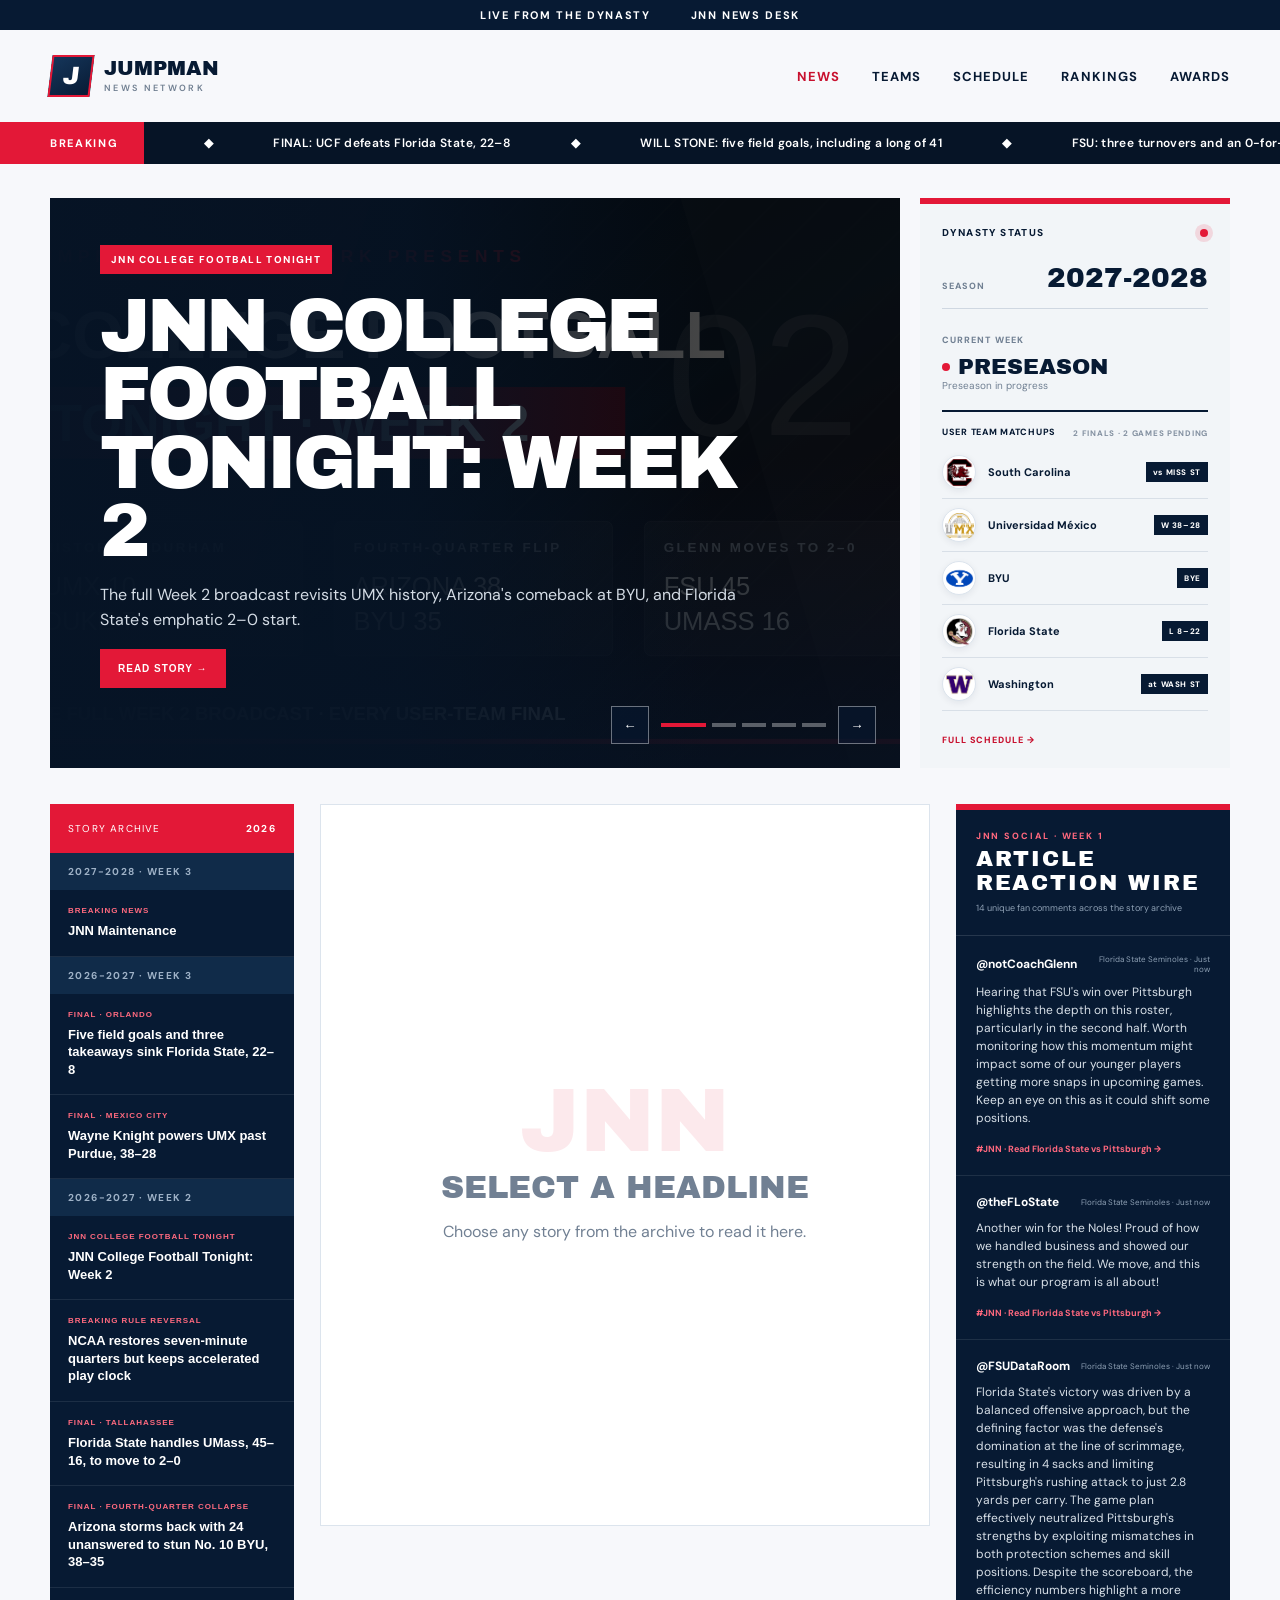
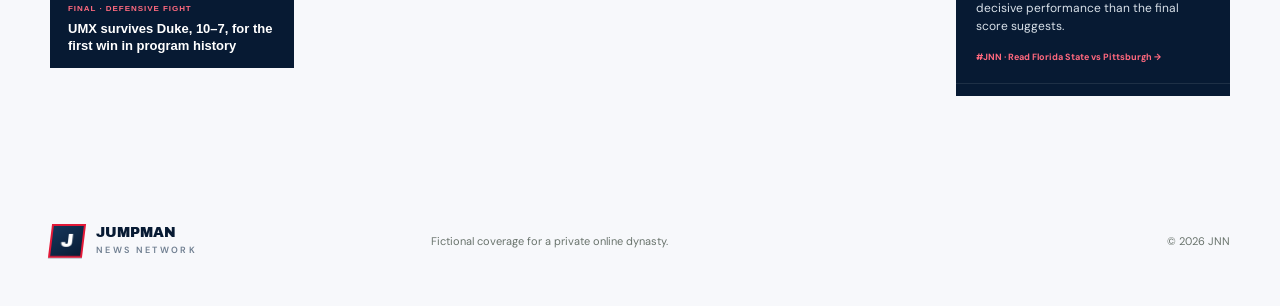
<file: index.html>
<!doctype html>
<html lang="en"><head><meta charset="UTF-8"><meta name="viewport" content="width=device-width,initial-scale=1"><meta name="description" content="Jumpman News Network — fictional dynasty headlines, schedules, rankings, awards, and storylines."><meta http-equiv="refresh" content="0;url=news.html"><link rel="canonical" href="news.html"><title>Jumpman News Network</title><script>location.replace(`news.html${location.search}${location.hash}`)</script></head><body><p>Opening <a href="news.html">Jumpman News Network</a>…</p></body></html>
</file>
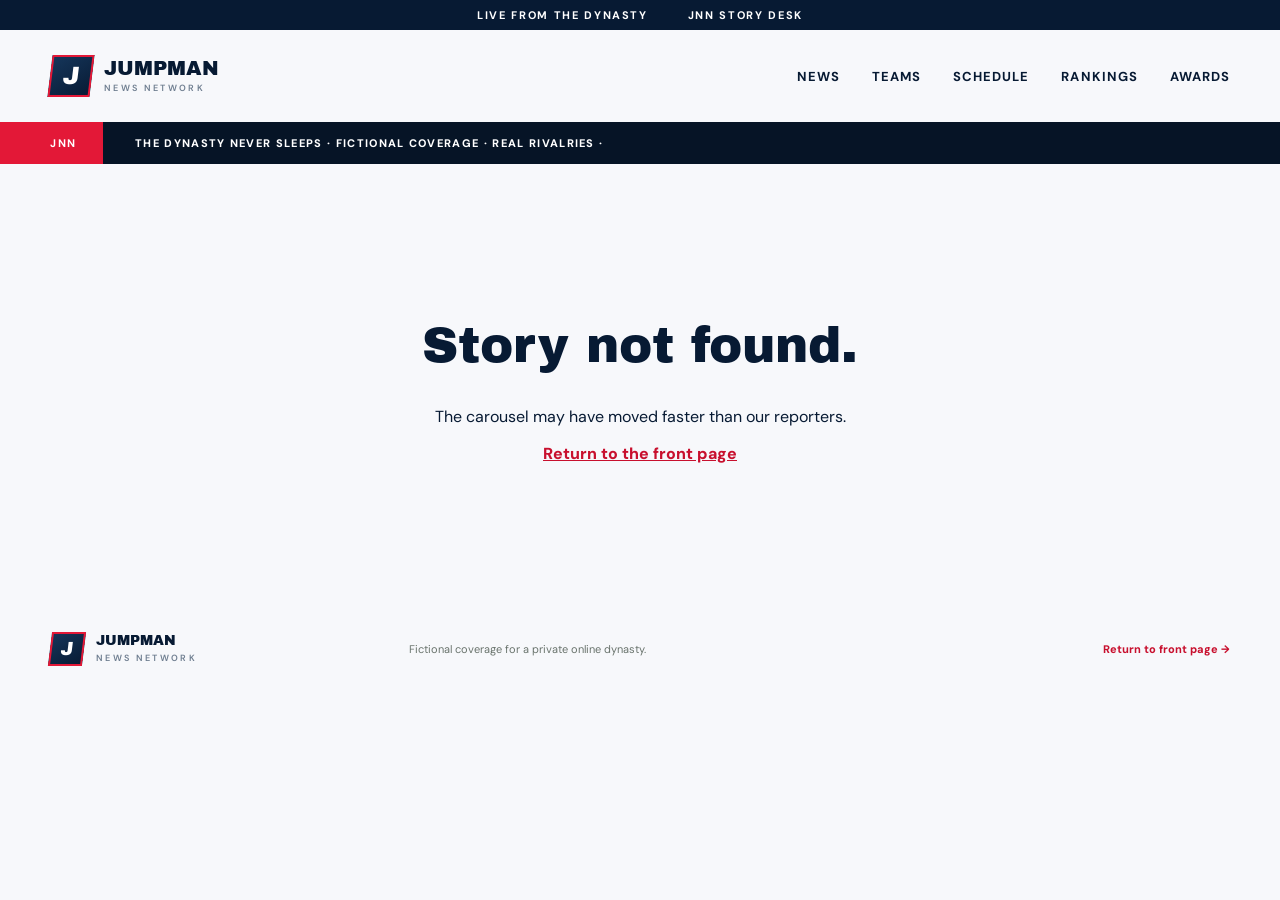
<file: article.html>
<!doctype html>
<html lang="en">
<head>
  <meta charset="UTF-8" />
  <meta name="viewport" content="width=device-width, initial-scale=1.0" />
  <meta name="theme-color" content="#071a33" />
  <meta name="description" content="Jumpman News Network story coverage." />
  <title>Story | Jumpman News Network</title>
  <link rel="preconnect" href="https://fonts.googleapis.com">
  <link rel="preconnect" href="https://fonts.gstatic.com" crossorigin>
  <link href="https://fonts.googleapis.com/css2?family=Archivo+Black&family=DM+Sans:wght@400;500;600;700&display=swap" rel="stylesheet">
  <link rel="stylesheet" href="styles.css?v=20260715-1" />
  <link rel="stylesheet" href="theme-rwn.css?v=20260716-1" />
  <link rel="stylesheet" href="story-page.css?v=20260716-1" />
</head>
<body>
  <a class="skip-link" href="#story">Skip to story</a>
  <header>
    <div class="utility-bar"><span>LIVE FROM THE DYNASTY</span><span>JNN STORY DESK</span></div>
    <nav class="nav shell" aria-label="Primary navigation">
      <a class="brand" href="index.html" aria-label="Jumpman News Network home"><span class="brand-mark">J</span><span>JUMPMAN <em>NEWS NETWORK</em></span></a>
      <button class="menu-button" aria-expanded="false" aria-controls="nav-links">Menu</button><div class="nav-links" id="nav-links"><a href="news.html">News</a><a href="teams.html">Teams</a><a href="schedule.html">Schedule</a><a href="rankings.html">Rankings</a><a href="awards.html">Awards</a></div>
    </nav>
    <div class="ticker"><strong>JNN</strong><div class="ticker-window"><div class="story-ticker">THE DYNASTY NEVER SLEEPS · FICTIONAL COVERAGE · REAL RIVALRIES ·</div></div></div>
  </header>
  <main id="story">
    <article class="story-page shell">
      <header class="story-header">
        <p class="story-kicker" id="story-category"></p>
        <h1 id="story-title"></h1>
        <p class="story-dek" id="story-dek"></p>
        <div class="story-byline"><span>BY JNN NEWS DESK</span><span id="story-meta"></span></div>
      </header>
      <figure class="story-image"><img id="story-image" src="" alt=""><figcaption id="story-caption"></figcaption></figure>
      <div class="story-body" id="story-body"></div>
      <aside class="next-story" id="next-story"></aside>
    </article>
  </main>
  <footer class="shell"><div class="brand footer-brand"><span class="brand-mark">J</span><span>JUMPMAN <em>NEWS NETWORK</em></span></div><p>Fictional coverage for a private online dynasty.</p><a href="index.html">Return to front page →</a></footer>
  <script src="article.js?v=20260716-8"></script><script src="page-shell.js?v=20260716-16"></script>
</body>
</html>
</file>
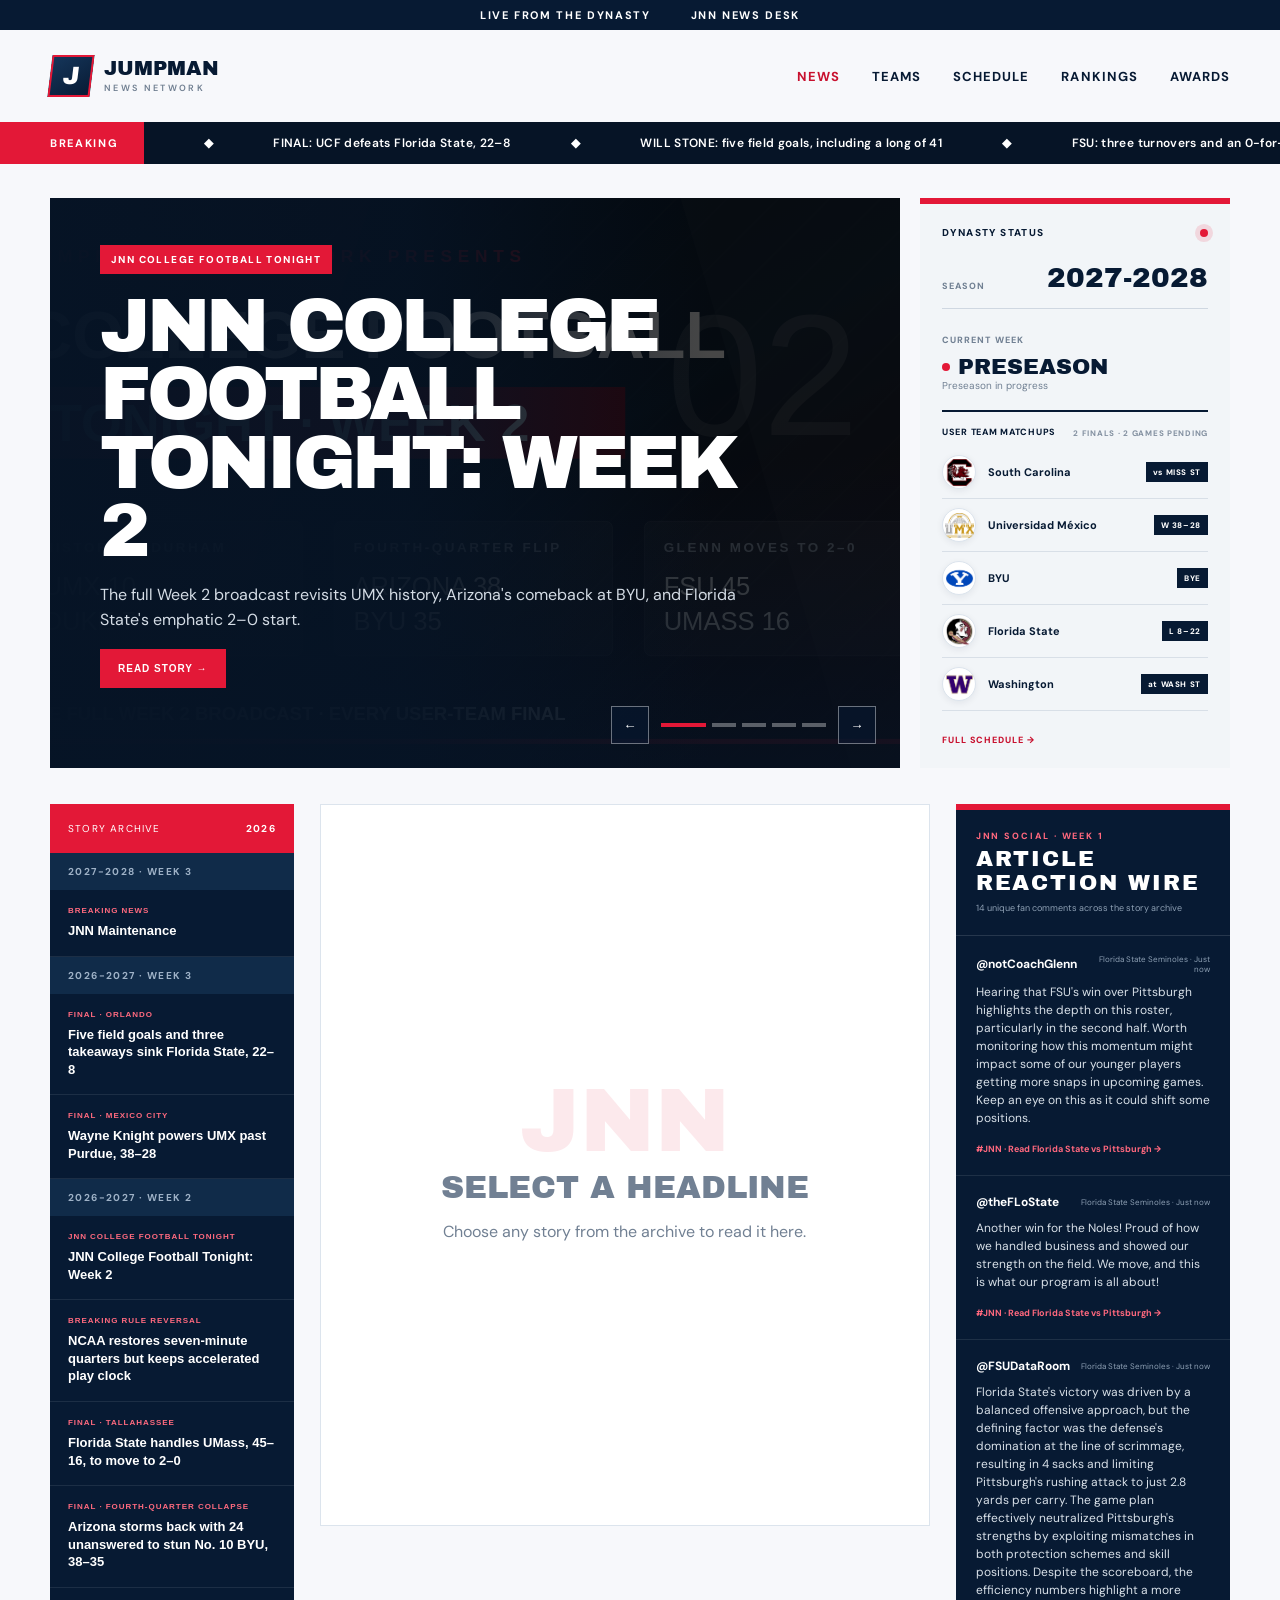
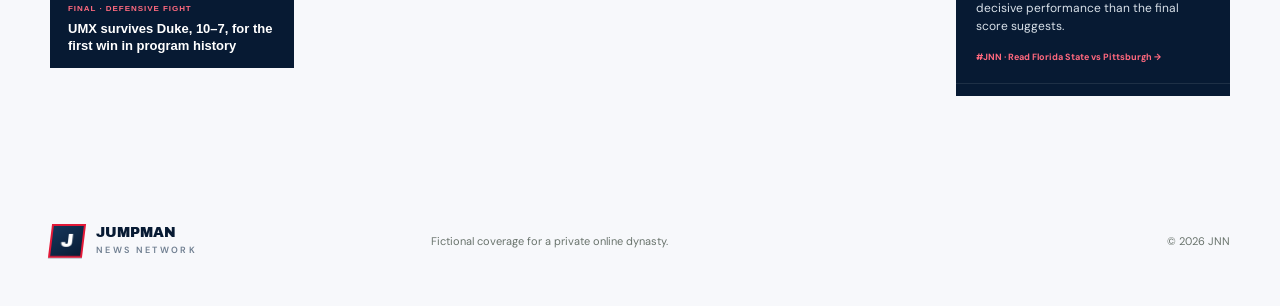
<file: news.html>
<!doctype html><html lang="en"><head><meta charset="UTF-8"><meta name="viewport" content="width=device-width,initial-scale=1"><meta name="theme-color" content="#071a33"><title>News | Jumpman News Network</title><link rel="preconnect" href="https://fonts.googleapis.com"><link rel="preconnect" href="https://fonts.gstatic.com" crossorigin><link href="https://fonts.googleapis.com/css2?family=Archivo+Black&family=DM+Sans:wght@400;500;600;700&display=swap" rel="stylesheet"><link rel="stylesheet" href="styles.css?v=20260715-1"><link rel="stylesheet" href="theme-rwn.css?v=20260716-1"><link rel="stylesheet" href="news-page.css?v=20260716-1"><link rel="stylesheet" href="ticker-fix.css?v=20260716-1"></head><body>
<header><div class="utility-bar"><span>LIVE FROM THE DYNASTY</span><span>JNN NEWS DESK</span></div><nav class="nav shell"><a class="brand" href="index.html"><span class="brand-mark">J</span><span>JUMPMAN <em>NEWS NETWORK</em></span></a><button class="menu-button" aria-expanded="false" aria-controls="nav-links">Menu</button><div class="nav-links" id="nav-links"><a class="active" href="news.html">News</a><a href="teams.html">Teams</a><a href="schedule.html">Schedule</a><a href="rankings.html">Rankings</a><a href="awards.html">Awards</a></div></nav><div class="ticker"><strong>BREAKING</strong><div class="ticker-window"><div class="ticker-track"><span>Sam Small chooses South Carolina</span><span>Universidad México prepares for historic NCAA debut</span><span>Dusty remains on the market</span><span>Sam Small chooses South Carolina</span></div></div></div></header>
<main class="news-main"><div class="news-lead-grid shell"><section class="news-carousel"><img id="news-hero-image" src="assets/coaches/sam-small-decision.png?v=20260716-2" alt=""><div class="news-hero-shade"></div><div class="news-hero-copy"><span id="news-hero-category">Breaking News</span><h1 id="news-hero-title">Sam chooses South Carolina</h1><p id="news-hero-dek"></p><button id="news-hero-read">Read story →</button></div><div class="news-hero-controls"><button id="news-prev" aria-label="Previous story">←</button><div id="news-dots"></div><button id="news-next" aria-label="Next story">→</button></div></section><aside class="dynasty-status"><div class="status-heading"><span>Dynasty Status</span><i></i></div><div class="season-block"><small>Season</small><strong>2026</strong></div><div class="week-block"><small>Current week</small><strong><span class="status-pulse"></span>Offseason</strong><em>Coaching carousel active</em></div><div class="matchup-heading"><span>User Team Matchups</span><small>No games scheduled</small></div><div class="matchup-list"><div class="mini-matchup"><span class="team-mark sc">SC</span><b>South Carolina</b><i>BYE</i></div><div class="mini-matchup"><span class="team-mark umx"><img src="assets/umx/umx-temple-logo.png" alt="UMX"></span><b>Universidad México</b><i>BYE</i></div><div class="mini-matchup"><span class="team-mark az">A</span><b>Arizona</b><i>BYE</i></div><div class="mini-matchup"><span class="team-mark duke">D</span><b>Duke</b><i>BYE</i></div><div class="mini-matchup market"><span class="team-mark dusty">DC</span><b>Dusty's Team</b><i>TBD</i></div></div><a href="schedule.html">Full schedule →</a></aside></div>
<section class="newsroom-page shell"><aside class="headline-archive"><div class="archive-title"><span>Story Archive</span><b>2026</b></div><div id="headline-groups"></div></aside><article class="reader" id="reader"><div class="reader-placeholder"><span>JNN</span><h2>Select a headline</h2><p>Choose any story from the archive to read it here.</p></div></article></section></main>
<footer class="shell"><div class="brand footer-brand"><span class="brand-mark">J</span><span>JUMPMAN <em>NEWS NETWORK</em></span></div><p>Fictional coverage for a private online dynasty.</p><p>© <span id="year"></span> JNN</p></footer><script src="news.js?v=20260719-1"></script><script src="page-shell.js?v=20260718-14"></script></body></html>
</file>
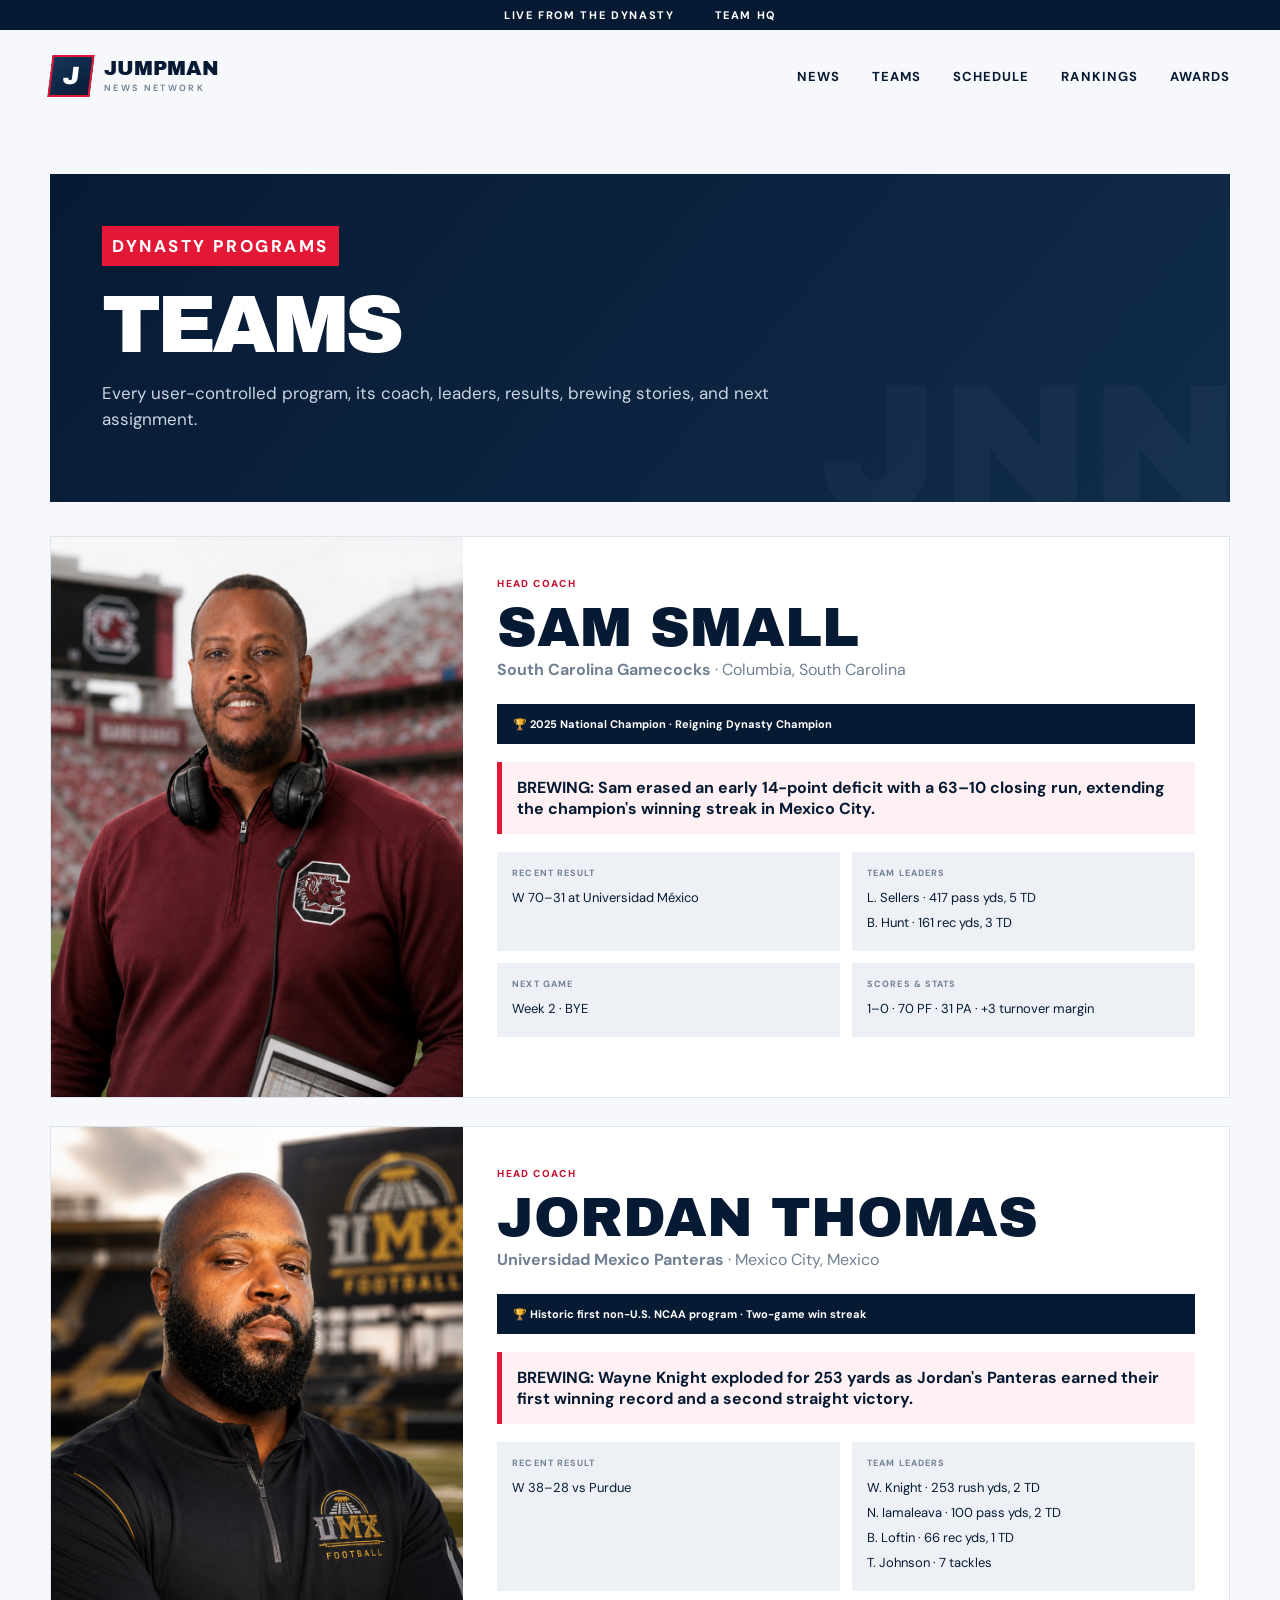
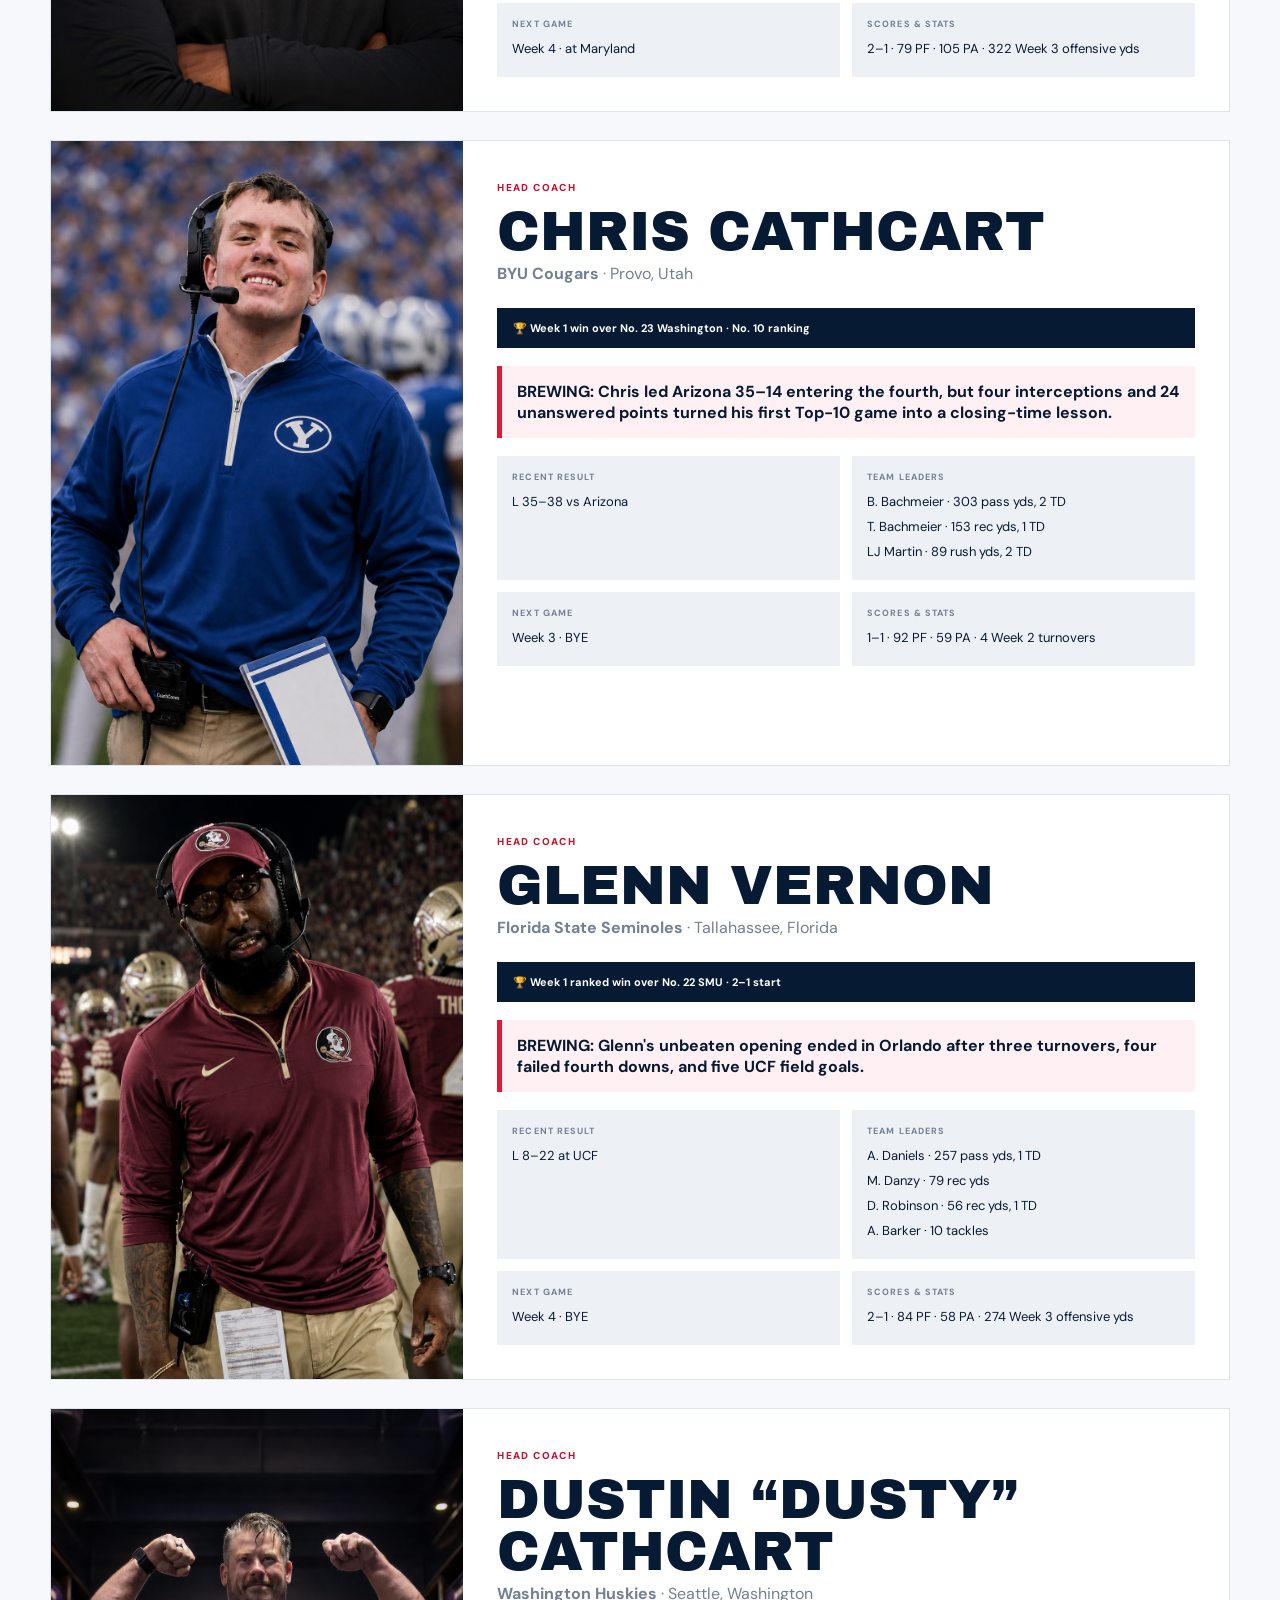
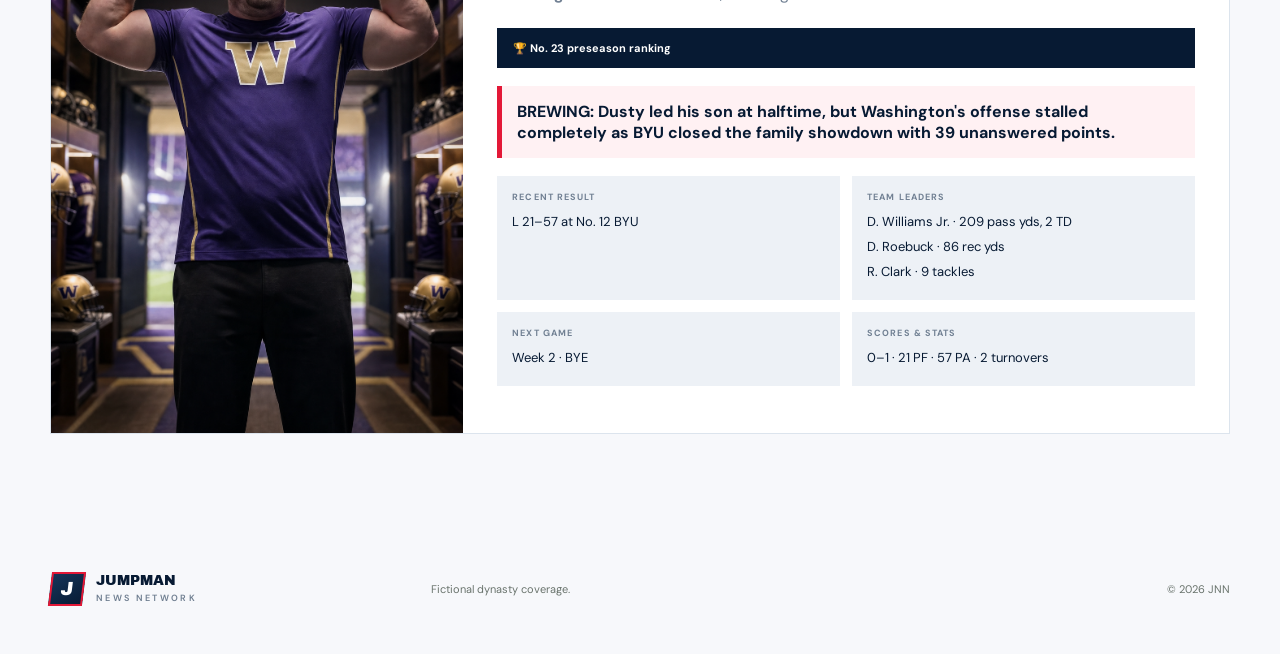
<file: teams.html>
<!doctype html>
<html lang="en"><head><meta charset="UTF-8"><meta name="viewport" content="width=device-width,initial-scale=1"><title>Teams | Jumpman News Network</title><link href="https://fonts.googleapis.com/css2?family=Archivo+Black&family=DM+Sans:wght@400;500;600;700&display=swap" rel="stylesheet"><link rel="stylesheet" href="styles.css?v=20260715-1"><link rel="stylesheet" href="theme-rwn.css?v=20260716-1"><link rel="stylesheet" href="portal.css?v=20260716-1"><link rel="stylesheet" href="teams-page.css?v=20260716-1"></head>
<body><header><div class="utility-bar"><span>LIVE FROM THE DYNASTY</span><span>TEAM HQ</span></div><nav class="nav shell"><a class="brand" href="index.html"><span class="brand-mark">J</span><span>JUMPMAN <em>NEWS NETWORK</em></span></a><button class="menu-button" aria-expanded="false" aria-controls="nav-links">Menu</button><div class="nav-links" id="nav-links"><a href="news.html">News</a><a href="teams.html">Teams</a><a href="schedule.html">Schedule</a><a href="rankings.html">Rankings</a><a href="awards.html">Awards</a></div></nav></header>
<main class="page-main"><section class="page-hero shell"><p class="eyebrow">Dynasty Programs</p><h1>Teams</h1><p>Every user-controlled program, its coach, leaders, results, brewing stories, and next assignment.</p></section><section class="team-stack shell" id="team-stack"></section></main>
<footer class="shell"><div class="brand footer-brand"><span class="brand-mark">J</span><span>JUMPMAN <em>NEWS NETWORK</em></span></div><p>Fictional dynasty coverage.</p><p>© <span id="year"></span> JNN</p></footer><script src="teams.js?v=20260718-6"></script><script src="page-shell.js?v=20260718-14"></script></body></html>
</file>
<file: styles.css>
:root{--ink:#07110c;--paper:#f4f1e8;--green:#b9ff38;--muted:#9da69f;--line:#d5d4ca;--white:#fff;--red:#ff4a3d}*{box-sizing:border-box}html{scroll-behavior:smooth}body{margin:0;background:var(--paper);color:var(--ink);font-family:"DM Sans",sans-serif}a{color:inherit}.shell{width:min(1180px,calc(100% - 40px));margin:auto}.skip-link{position:fixed;top:-50px;left:16px;background:var(--green);padding:12px;z-index:99}.skip-link:focus{top:10px}.utility-bar{height:30px;background:var(--green);display:flex;justify-content:center;gap:40px;align-items:center;font:700 11px/1 "DM Sans";letter-spacing:.15em}.nav{height:92px;display:flex;align-items:center;justify-content:space-between}.brand{display:flex;gap:12px;align-items:center;text-decoration:none;font-family:"Archivo Black",sans-serif;font-size:20px;line-height:.85}.brand em{display:block;color:#57705f;font:600 9px/1 "DM Sans";letter-spacing:.26em;margin-top:7px}.brand-mark{display:grid;place-items:center;width:42px;height:42px;background:var(--ink);color:var(--green);font-size:25px;transform:skew(-7deg)}.nav-links{display:flex;gap:32px}.nav-links a{text-decoration:none;font-weight:700;font-size:13px;text-transform:uppercase;letter-spacing:.08em}.nav-links a:hover{color:#498800}.menu-button{display:none;background:none;border:1px solid var(--ink);padding:9px 12px;font:700 12px inherit}.ticker{height:42px;background:var(--ink);color:var(--white);display:flex;align-items:center;overflow:hidden}.ticker strong{height:100%;display:grid;place-items:center;background:var(--red);padding:0 max(22px,calc((100vw - 1180px)/2));padding-right:26px;font-size:11px;letter-spacing:.15em}.ticker-window{overflow:hidden;white-space:nowrap;flex:1}.ticker-track{display:inline-flex;animation:ticker 26s linear infinite;font-size:12px;font-weight:600;letter-spacing:.03em}.ticker-track span{padding-left:60px}.ticker-track span::before{content:"◆";color:var(--green);margin-right:60px}@keyframes ticker{to{transform:translateX(-50%)}}.hero{display:grid;grid-template-columns:1fr 310px;gap:20px;padding-top:34px}.lead-story{min-height:570px;background:var(--ink);color:var(--white);position:relative;overflow:hidden;display:flex;align-items:flex-end}.photo-field{position:absolute;inset:0;background:radial-gradient(circle at 75% 15%,rgba(255,255,255,.85) 0 2px,transparent 3px),radial-gradient(circle at 85% 10%,rgba(255,255,255,.6) 0 1px,transparent 2px),linear-gradient(150deg,transparent 15%,rgba(185,255,56,.22) 50%,transparent 65%),linear-gradient(0deg,#07110c 0%,#173522 55%,#090d0a 100%)}.photo-field::after{content:"";position:absolute;inset:42% 0 0;background:repeating-linear-gradient(90deg,transparent 0 58px,rgba(255,255,255,.16) 59px 61px),linear-gradient(rgba(2,11,6,.1),rgba(2,11,6,.75));transform:perspective(400px) rotateX(54deg);transform-origin:bottom}.yard-lines{position:absolute;inset:auto 0 11% 0;height:1px;background:rgba(255,255,255,.4)}.field-number{position:absolute;right:35px;bottom:55px;font:180px/1 "Archivo Black";color:rgba(255,255,255,.045)}.lead-copy{position:relative;padding:48px;max-width:690px;z-index:1}.tag,.eyebrow{display:inline-block;color:#315b08;background:var(--green);padding:7px 10px;margin:0 0 14px;font-size:10px;font-weight:800;letter-spacing:.15em;text-transform:uppercase}.lead-copy h1{font:clamp(46px,7vw,92px)/.86 "Archivo Black";letter-spacing:-.055em;margin:0 0 24px}.lead-copy h1 span{color:var(--green)}.lead-copy p{max-width:580px;color:#d7ded9;font-size:16px;line-height:1.55}.button{display:inline-flex;gap:35px;align-items:center;background:var(--green);color:var(--ink);padding:14px 18px;text-decoration:none;text-transform:uppercase;font-size:11px;font-weight:800;letter-spacing:.1em;margin-top:12px}.week-panel{background:var(--green);padding:28px;display:flex;flex-direction:column}.week-panel .eyebrow{background:var(--ink);color:var(--white);align-self:flex-start}.week-number{font:18px "Archivo Black";margin-top:16px}.week-number strong{display:block;font-size:84px;line-height:.9}.matchup{border-block:2px solid var(--ink);display:grid;grid-template-columns:1fr 25px 1fr;align-items:center;margin-top:25px;padding:25px 0;text-align:center}.matchup>div{display:grid}.matchup b{font:35px "Archivo Black"}.matchup small{font-weight:700}.rank{font-size:11px}.at{font:14px "Archivo Black"}.kickoff{display:flex;justify-content:space-between;font-size:10px;font-weight:800;padding:15px 0 30px}.panel-stat{display:flex;justify-content:space-between;border-top:1px solid rgba(7,17,12,.3);padding:14px 0;font-size:13px}.panel-stat:first-of-type{margin-top:auto}.section{padding-block:82px}.section-heading{display:flex;align-items:end;gap:28px;margin-bottom:30px}.section-heading .eyebrow{background:none;color:#50745a;padding:0;margin:0 0 6px}.section-heading h2{font:42px/1 "Archivo Black";text-transform:uppercase;margin:0;letter-spacing:-.03em}.rule{height:2px;background:var(--ink);flex:1;margin-bottom:6px}.story-grid{display:grid;grid-template-columns:2fr 1fr 1fr;gap:20px}.story-card{min-height:300px;background:#e6e5dc;padding:28px;display:flex;flex-direction:column;border-top:5px solid var(--ink);transition:transform .2s}.story-card:hover{transform:translateY(-4px)}.story-card:first-child{background:#d8f5a1}.story-card .category{font-size:10px;font-weight:800;letter-spacing:.15em;color:#56705d}.story-card h3{font:clamp(22px,3vw,38px)/1.02 "Archivo Black";text-transform:uppercase;letter-spacing:-.035em;margin:20px 0 12px}.story-card p{font-size:14px;line-height:1.5;color:#46524a}.story-meta{margin-top:auto;border-top:1px solid rgba(7,17,12,.2);padding-top:14px;font-size:10px;font-weight:800;letter-spacing:.1em}.data-zone{background:var(--ink);color:var(--white);padding-block:75px}.data-grid{display:grid;grid-template-columns:1.1fr .9fr;gap:75px}.section-heading.light .rule{background:#4c5c52}.section-heading.light .eyebrow{color:var(--green)}.rank-row{display:grid;grid-template-columns:44px 1fr 72px 60px;align-items:center;border-top:1px solid #354039;padding:13px 0}.rank-row:first-child{border-color:var(--green)}.rank-row .pos{font:22px "Archivo Black";color:var(--green)}.rank-row b{font-size:14px}.rank-row small{color:#879188}.trend{text-align:center;font-size:11px}.trend.up{color:var(--green)}.trend.down{color:#ff776d}.score-card{border-top:1px solid #354039;padding:16px 0}.score-card:first-child{border-color:var(--green)}.score-card .status{color:var(--green);font-size:9px;font-weight:800;letter-spacing:.15em}.score-team{display:grid;grid-template-columns:1fr 35px;align-items:center;margin-top:9px}.score-team strong{font-size:14px}.score-team b{font:20px "Archivo Black";text-align:right}.player-grid{display:grid;grid-template-columns:repeat(3,1fr);gap:20px}.player-card{background:#e7e5dc;padding:25px;position:relative;overflow:hidden}.player-card::before{content:attr(data-rank);position:absolute;right:-5px;top:-25px;font:120px "Archivo Black";color:rgba(7,17,12,.05)}.player-card .school{color:#628169;font-size:10px;font-weight:800;letter-spacing:.16em}.player-card h3{font:27px/1 "Archivo Black";text-transform:uppercase;margin:28px 0 6px}.player-card p{margin:0;color:#59645d;font-size:13px}.stats{display:grid;grid-template-columns:repeat(3,1fr);gap:8px;border-top:1px solid #c1c2b9;margin-top:26px;padding-top:18px}.stats b{display:block;font:20px "Archivo Black"}.stats small{font-size:9px;text-transform:uppercase;color:#6a756e}.newsletter{background:var(--green);padding-block:55px}.newsletter-inner{display:flex;justify-content:space-between;align-items:center}.newsletter .eyebrow{background:var(--ink);color:#fff}.newsletter h2{font:clamp(35px,6vw,68px)/.9 "Archivo Black";margin:5px 0 12px;letter-spacing:-.05em}.newsletter p{margin-bottom:0}.button.dark{background:var(--ink);color:#fff;white-space:nowrap}footer{min-height:130px;display:grid;grid-template-columns:1fr 2fr auto;gap:25px;align-items:center}footer p{font-size:11px;color:#69736c}.footer-brand{font-size:14px}.footer-brand .brand-mark{width:34px;height:34px;font-size:19px}@media(max-width:820px){.nav{height:76px}.menu-button{display:block}.nav-links{display:none;position:absolute;z-index:10;top:106px;left:20px;right:20px;background:var(--paper);padding:24px;box-shadow:0 12px 30px #0002;flex-direction:column}.nav-links.open{display:flex}.hero{grid-template-columns:1fr}.week-panel{min-height:450px}.story-grid{grid-template-columns:1fr 1fr}.story-card:first-child{grid-column:1/-1}.data-grid{grid-template-columns:1fr}.player-grid{grid-template-columns:1fr}.newsletter-inner{align-items:flex-start;flex-direction:column}.newsletter .button{margin-top:25px}footer{grid-template-columns:1fr;padding-block:30px}.lead-copy{padding:30px}}@media(max-width:520px){.shell{width:min(100% - 24px,1180px)}.utility-bar{justify-content:space-between;padding:0 12px;gap:5px}.utility-bar span:last-child{display:none}.brand{font-size:16px}.lead-story{min-height:530px}.story-grid{grid-template-columns:1fr}.story-card:first-child{grid-column:auto}.section{padding-block:55px}.section-heading h2{font-size:32px}.rank-row{grid-template-columns:34px 1fr 60px 40px}.ticker strong{padding-inline:14px}.data-grid{gap:55px}.lead-copy h1{font-size:49px}}
</file>
<file: theme-rwn.css>
:root{--ink:#071a33;--paper:#f7f8fb;--green:#e31837;--red:#e31837;--muted:#8491a1;--line:#d9dee7;--white:#fff}.utility-bar{background:#071a33;color:#fff}.brand-mark{background:linear-gradient(145deg,#16375c,#071a33);color:#fff;box-shadow:inset 0 0 0 2px #e31837}.brand em{color:#6f7e90}.nav-links a:hover{color:#c8102e}.ticker{background:#061426}.ticker strong{background:#e31837;color:#fff}.ticker-track span::before{color:#fff}.photo-field{background:radial-gradient(circle at 75% 15%,rgba(255,255,255,.9) 0 2px,transparent 3px),linear-gradient(150deg,transparent 15%,rgba(227,24,55,.2) 50%,transparent 65%),linear-gradient(0deg,#071321 0%,#183654 55%,#080d14 100%)}.lead-copy h1 span{color:#fff;text-shadow:3px 3px 0 #e31837}.week-panel{background:linear-gradient(155deg,#f7f8fb,#e4e9f0);border-top:6px solid #e31837}.week-panel .eyebrow{background:#071a33}.tag,.coach-photo>span{background:#e31837;color:#fff}.section-heading .eyebrow{color:#c8102e}.story-card:first-child{background:#fff1f3;border-color:#e31837}.button{background:#e31837;color:#fff}.button.dark{background:#071a33}.rank-row .pos,.score-card .status,.section-heading.light .eyebrow{color:#ff4964}.rank-row:first-child,.score-card:first-child{border-color:#e31837}.trend.up{color:#ff5a71}.newsletter{background:linear-gradient(120deg,#e31837,#b80f29);color:#fff}.newsletter .eyebrow{background:#fff;color:#071a33}.newsletter .button.dark{background:#fff;color:#071a33}.coach-copy blockquote{border-color:#e31837}.lore-number,.lore-kicker{color:#ff4964}.connection-map i{color:#ff4964}.rank-source a{color:#ff6b7e}.article-category{color:#c8102e}.article-card[open]{border-color:#ec9aa7}.article-action i{background:#fff0f2;color:#c8102e}.article-card{border-top:3px solid #071a33}.article-card[open]{border-top-color:#e31837}@media(max-width:820px){.nav-links{background:#f7f8fb}}
</file>
<file: story-page.css>
.back-home{background:#e31837;color:#fff;padding:11px 15px;text-decoration:none;text-transform:uppercase;font-size:10px;font-weight:800;letter-spacing:.1em}.story-ticker{padding-left:32px;font-size:11px;font-weight:800;letter-spacing:.12em}.story-page{padding-block:70px 100px}.story-header{max-width:930px;margin:auto}.story-kicker{color:#c8102e;font-size:11px;font-weight:800;letter-spacing:.18em;text-transform:uppercase}.story-header h1{font:clamp(44px,7vw,88px)/.94 "Archivo Black";letter-spacing:-.055em;text-transform:uppercase;margin:16px 0 24px}.story-dek{max-width:820px;color:#506174;font-size:clamp(18px,2.4vw,25px);line-height:1.45}.story-byline{display:flex;gap:28px;border-top:1px solid #d9dee7;margin-top:32px;padding-top:16px;color:#718093;font-size:10px;font-weight:800;letter-spacing:.11em}.story-image{max-width:1080px;margin:45px auto 0}.story-image img{display:block;width:100%;height:min(620px,65vw);object-fit:cover;background:#071a33}.story-image figcaption{color:#748294;font-size:10px;margin-top:10px}.story-body{max-width:740px;margin:48px auto;color:#24394e;font-size:18px;line-height:1.85}.story-body p{margin:0 0 28px}.story-body p:first-child::first-letter{float:left;color:#e31837;font:75px/.75 "Archivo Black";padding:10px 10px 0 0}.next-story{max-width:740px;margin:65px auto 0;border-top:5px solid #071a33;background:#edf1f6;padding:26px}.next-story span{color:#c8102e;font-size:9px;font-weight:800;letter-spacing:.15em;text-transform:uppercase}.next-story a{display:block;font:25px/1.05 "Archivo Black";text-transform:uppercase;text-decoration:none;margin-top:12px}.story-not-found{text-align:center;padding:120px 20px}.story-not-found h1{font:50px "Archivo Black"}.story-not-found a{color:#c8102e;font-weight:800}footer a{color:#c8102e;font-size:11px;font-weight:800;text-decoration:none}@media(max-width:700px){.story-page{padding-block:42px 75px}.story-image{margin-inline:-12px}.story-image img{height:62vh;max-height:560px}.story-body{font-size:17px}.story-byline{flex-direction:column;gap:6px}.back-home{padding:9px;font-size:9px}}
</file>
<file: news-page.css>
.nav-links .active{color:#c8102e}.news-main{padding-block:34px 80px}.news-carousel{height:570px;position:relative;overflow:hidden;background:#071a33;color:#fff}.news-carousel>img{width:100%;height:100%;object-fit:cover;object-position:center 25%;transition:opacity .2s}.news-hero-shade{position:absolute;inset:0;background:linear-gradient(90deg,#061426f5 0%,#061426cd 42%,transparent 78%),linear-gradient(0deg,#061426bb,transparent 55%)}.news-hero-copy{position:absolute;left:50px;bottom:80px;max-width:650px}.news-hero-copy>span{display:inline-block;background:#e31837;padding:8px 11px;text-transform:uppercase;font-size:10px;font-weight:800;letter-spacing:.14em}.news-hero-copy h1{font:clamp(42px,6vw,76px)/.9 "Archivo Black";letter-spacing:-.05em;text-transform:uppercase;margin:18px 0}.news-hero-copy p{color:#d4dce5;line-height:1.55}.news-hero-copy button{border:0;background:#e31837;color:#fff;padding:14px 18px;text-transform:uppercase;font-size:10px;font-weight:800;letter-spacing:.1em;cursor:pointer}.news-hero-controls{position:absolute;right:24px;bottom:24px;display:flex;align-items:center;gap:12px}.news-hero-controls>button{width:38px;height:38px;border:1px solid #ffffff66;background:#071a3388;color:#fff}.news-hero-controls #news-dots{display:flex;gap:6px}.news-hero-controls #news-dots button{width:24px;height:4px;padding:0;border:0;background:#ffffff55}.news-hero-controls #news-dots button.active{width:45px;background:#e31837}.newsroom-page{display:grid;grid-template-columns:1fr 2fr;gap:26px;margin-top:36px;align-items:start}.headline-archive{background:#071a33;color:#fff;max-height:820px;overflow:auto}.archive-title{position:sticky;top:0;z-index:2;background:#e31837;padding:18px;display:flex;justify-content:space-between;text-transform:uppercase;font-size:10px;letter-spacing:.12em}.headline-group h2{margin:0;background:#102b49;padding:12px 18px;color:#9fb2c7;font-size:10px;text-transform:uppercase;letter-spacing:.14em}.headline-button{display:block;width:100%;border:0;border-bottom:1px solid #ffffff16;background:none;color:#fff;text-align:left;padding:16px 18px;cursor:pointer}.headline-button:hover,.headline-button.active{background:#173756}.headline-button span{display:block;color:#ff6a7f;font-size:8px;font-weight:800;text-transform:uppercase;letter-spacing:.12em;margin-bottom:7px}.headline-button b{font-size:13px;line-height:1.35}.reader{min-height:720px;background:#fff;border:1px solid #dce4ed}.reader-placeholder{min-height:720px;display:grid;place-content:center;text-align:center;color:#718093}.reader-placeholder span{font:90px "Archivo Black";color:#e3183718}.reader-placeholder h2{font:32px "Archivo Black";text-transform:uppercase;margin:0}.reader-header{padding:42px 45px 30px}.reader-header>span{color:#c8102e;font-size:9px;font-weight:800;letter-spacing:.15em;text-transform:uppercase}.reader-header h2{font:clamp(34px,5vw,60px)/.95 "Archivo Black";letter-spacing:-.045em;text-transform:uppercase;margin:15px 0}.reader-header .dek{font-size:18px;line-height:1.5;color:#526477}.reader-meta{font-size:9px;color:#7c8998;text-transform:uppercase;font-weight:800}.reader-image{width:100%;height:440px;object-fit:cover}.reader-body{max-width:680px;padding:36px 45px 55px;font-size:17px;line-height:1.8;color:#263b50}.reader-body p{margin:0 0 23px}@media(max-width:760px){.news-carousel{width:100%;height:560px}.news-hero-copy{left:24px;right:24px;bottom:85px}.news-hero-shade{background:linear-gradient(0deg,#061426 5%,#061426c8 55%,transparent)}.newsroom-page{grid-template-columns:1fr;width:100%}.headline-archive{max-height:380px}.reader-header,.reader-body{padding-inline:24px}.reader-image{height:350px}}
</file>
<file: ticker-fix.css>
.ticker-window{min-width:0;overflow:hidden;white-space:nowrap}
.ticker-track{display:flex;width:max-content;min-width:max-content;transform:translate3d(0,0,0);will-change:transform;animation:jnn-headline-crawl 42s linear infinite!important;animation-play-state:running!important}
.ticker-track span{display:inline-block;flex:0 0 auto}
@keyframes jnn-headline-crawl{from{transform:translate3d(0,0,0)}to{transform:translate3d(-50%,0,0)}}
.mobile-social-track,.mobile-social-ticker>div>span{will-change:transform;animation-play-state:running!important}
@media(max-width:720px){.ticker-track{animation-duration:55s!important}.mobile-social-track{animation-duration:150s!important}}
@media(prefers-reduced-motion:reduce){.ticker-track{animation:jnn-headline-crawl 70s linear infinite!important}.mobile-social-track,.mobile-social-ticker>div>span{animation-play-state:running!important}}
</file>
<file: portal.css>
.page-main{min-height:70vh;padding-block:52px 90px}.page-hero{background:linear-gradient(130deg,#071a33,#102c4a);color:#fff;padding:52px;margin-bottom:34px;position:relative;overflow:hidden}.page-hero::after{content:"JNN";position:absolute;right:-10px;bottom:-45px;font:180px "Archivo Black";color:#ffffff08}.page-hero .eyebrow{background:#e31837;color:#fff}.page-hero h1{font:clamp(45px,7vw,82px)/.9 "Archivo Black";letter-spacing:-.05em;text-transform:uppercase;margin:8px 0 18px}.page-hero p{max-width:700px;color:#cbd5e1;font-size:17px;line-height:1.55}.empty-state{min-height:420px;display:grid;place-items:center;text-align:center;border:1px solid #d9dee7;background:#fff}.empty-state span{font:90px "Archivo Black";color:#e31837}.empty-state h2{font:clamp(30px,5vw,54px) "Archivo Black";text-transform:uppercase;margin:0}.empty-state p{color:#617084}.portal-grid{display:grid;grid-template-columns:repeat(2,1fr);gap:20px}.portal-card{background:#fff;border-top:5px solid #071a33;padding:28px}.portal-card h2{font:28px "Archivo Black";text-transform:uppercase}.metric-row{display:grid;grid-template-columns:repeat(3,1fr);gap:10px}.metric{background:#edf1f6;padding:18px}.metric b{display:block;font:24px "Archivo Black"}.metric small{color:#718093;text-transform:uppercase;font-size:9px;font-weight:800}@media(max-width:760px){.page-main{padding-top:24px}.page-hero{padding:34px 25px}.portal-grid{grid-template-columns:1fr}.metric-row{grid-template-columns:1fr}}
</file>
<file: teams-page.css>
.team-stack{display:grid;gap:28px}.team-profile{display:grid;grid-template-columns:35% 65%;background:#fff;border:1px solid #dce4ed;overflow:hidden}.team-photo{min-height:560px}.team-photo img{width:100%;height:100%;object-fit:cover;object-position:center top}.team-info{padding:34px}.team-label{color:#c8102e;text-transform:uppercase;font-size:10px;font-weight:800;letter-spacing:.14em}.team-info h2{font:clamp(33px,5vw,55px)/.95 "Archivo Black";text-transform:uppercase;margin:10px 0 5px}.team-location{color:#718093;margin:0 0 24px}.team-awards{background:#071a33;color:#fff;padding:13px 16px;font-size:11px;font-weight:700}.story-brew{border-left:5px solid #e31837;background:#fff1f3;padding:15px;margin:18px 0;font-weight:700}.team-data{display:grid;grid-template-columns:repeat(2,1fr);gap:12px}.team-data section{background:#edf1f6;padding:15px}.team-data h3{font-size:9px;text-transform:uppercase;letter-spacing:.12em;color:#718093;margin:0 0 10px}.team-data p{margin:5px 0;font-size:13px}.team-data b{color:#071a33}@media(max-width:780px){.team-profile{grid-template-columns:1fr}.team-photo{min-height:480px}.team-data{grid-template-columns:1fr}}
.team-data p br{display:block;content:"";margin-top:8px}
</file>
